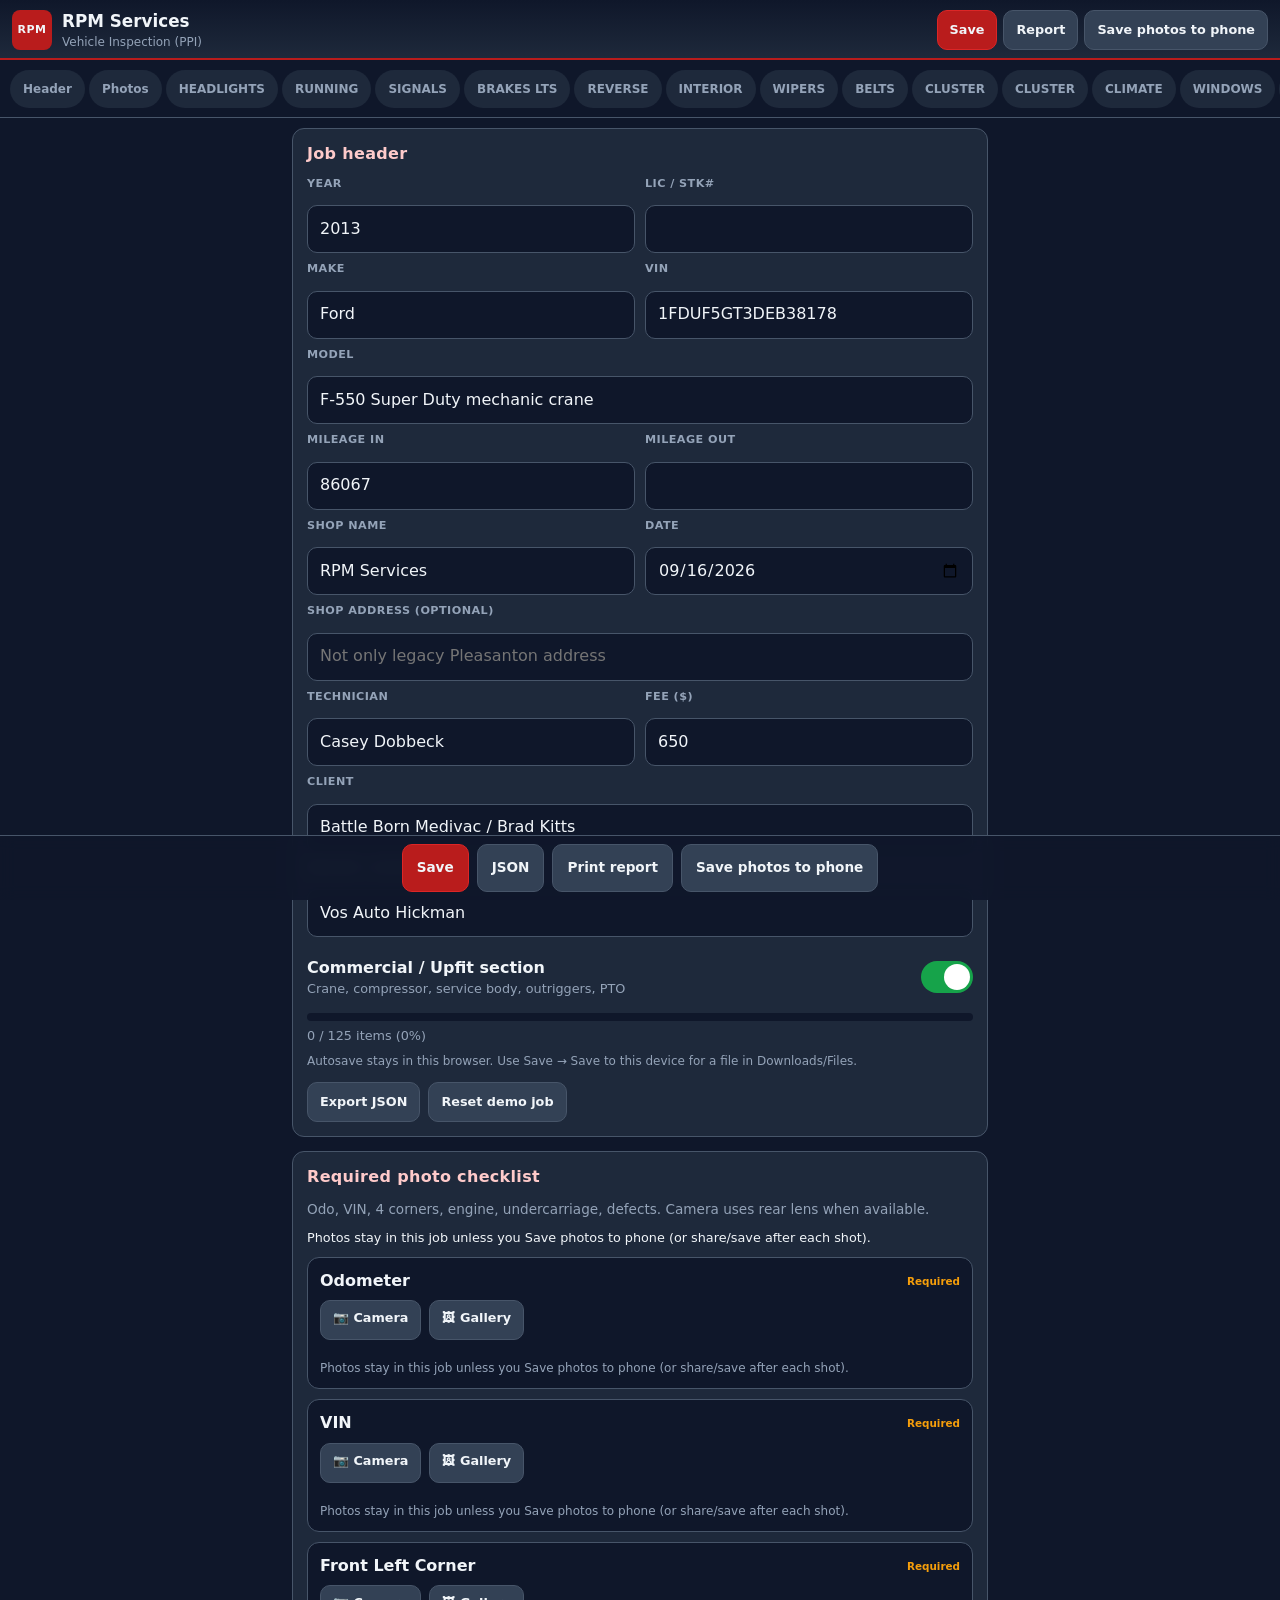
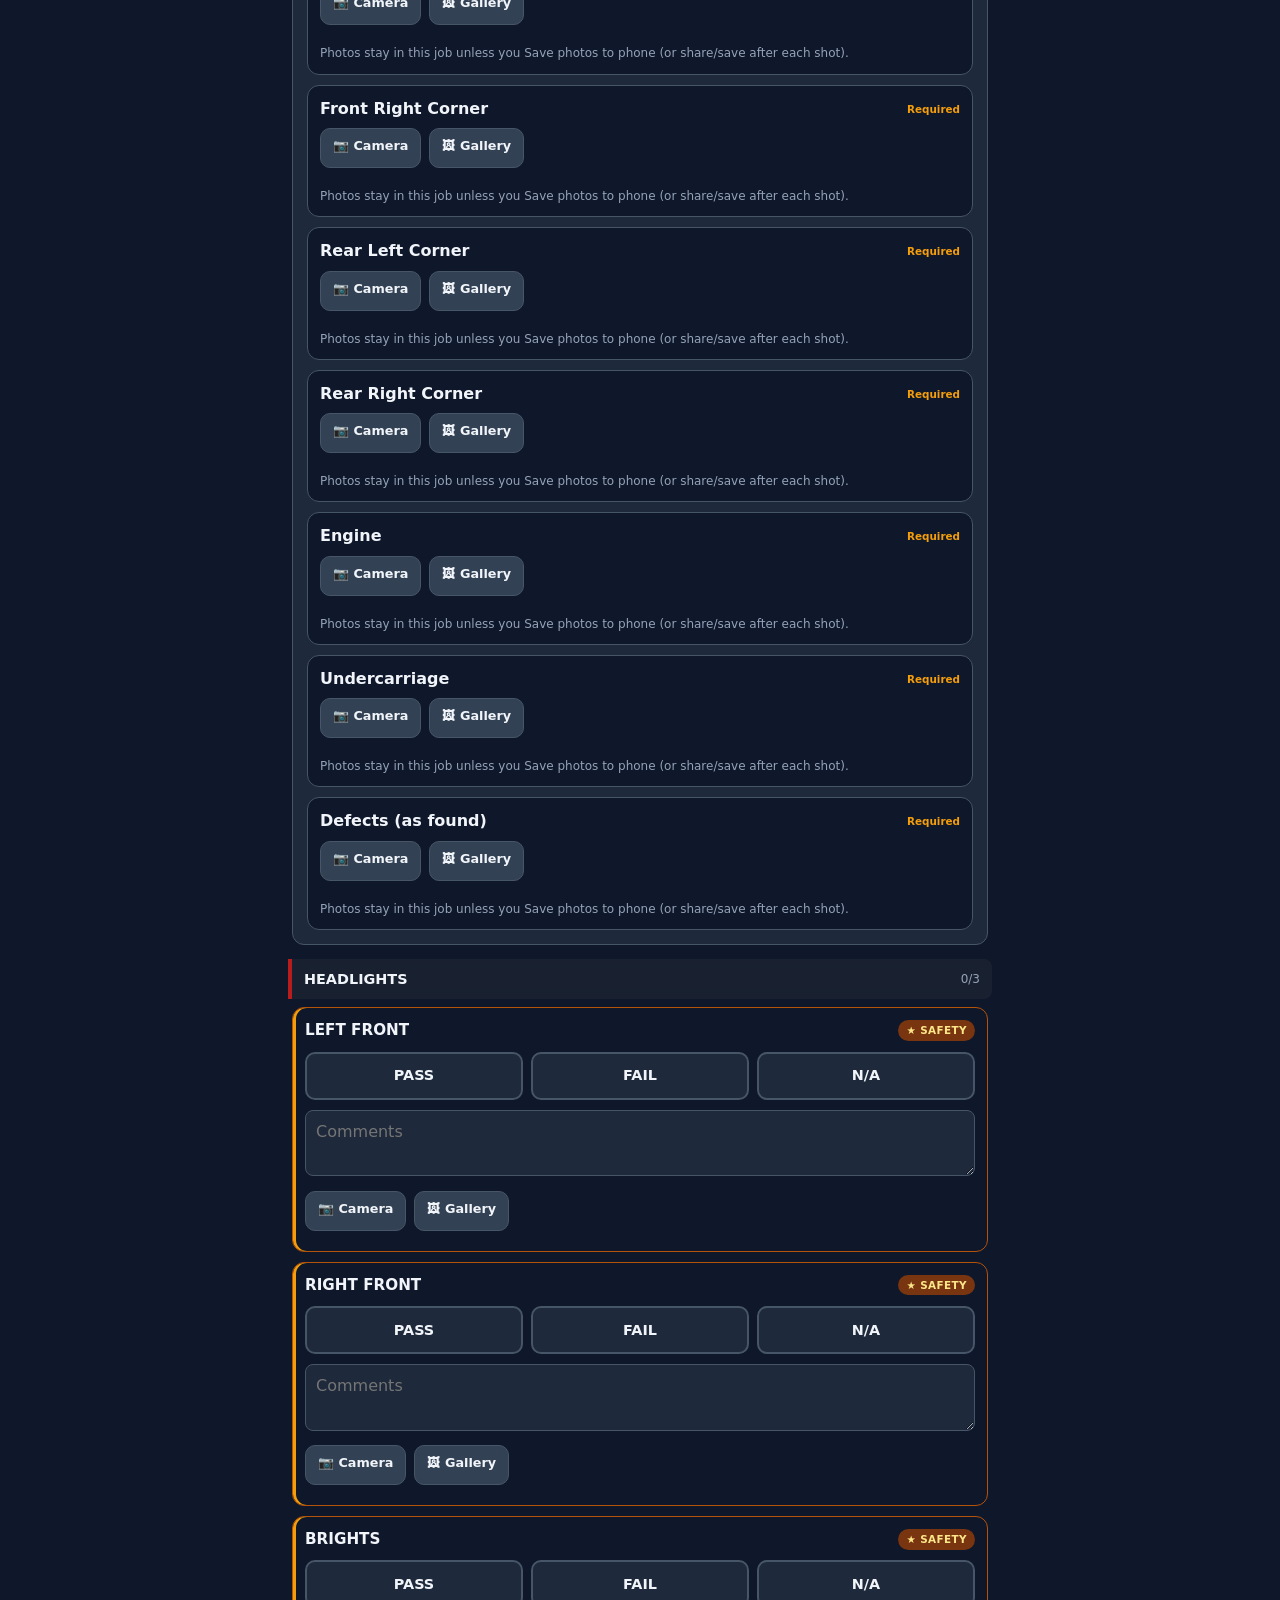
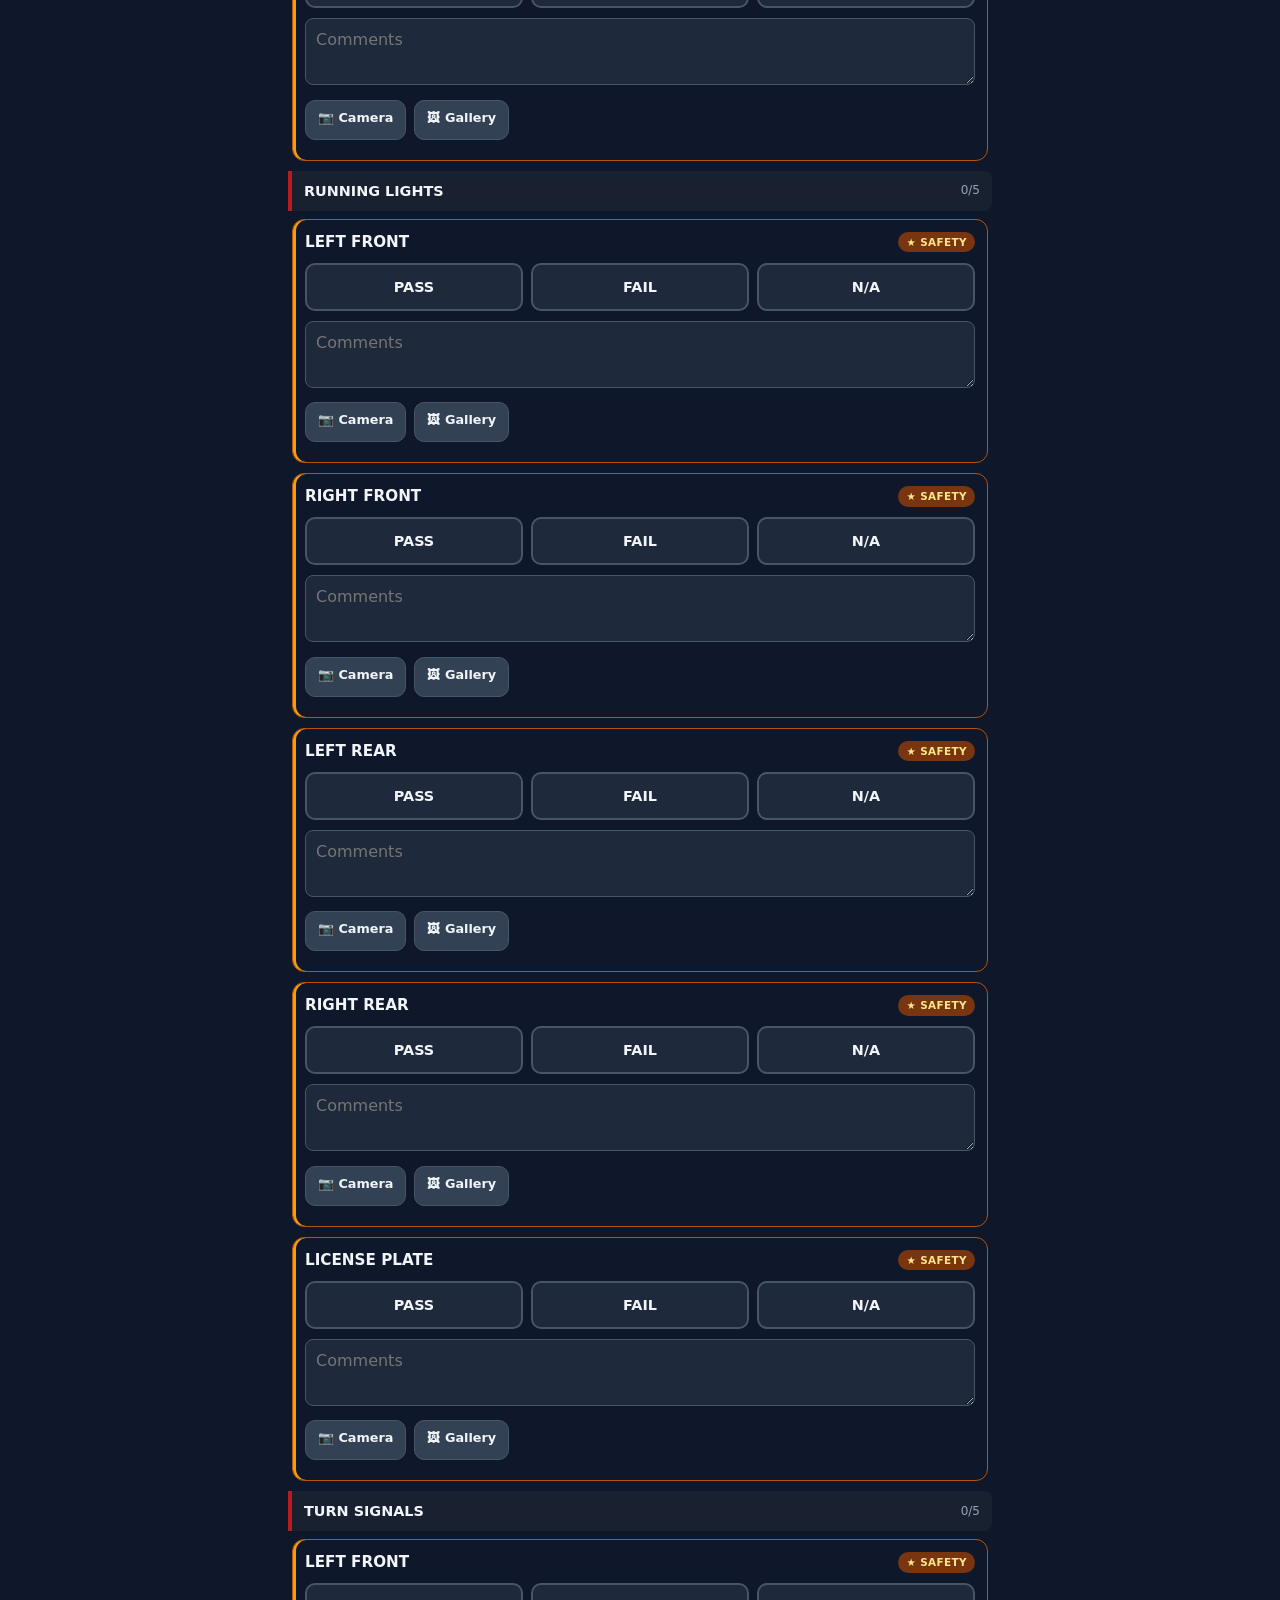
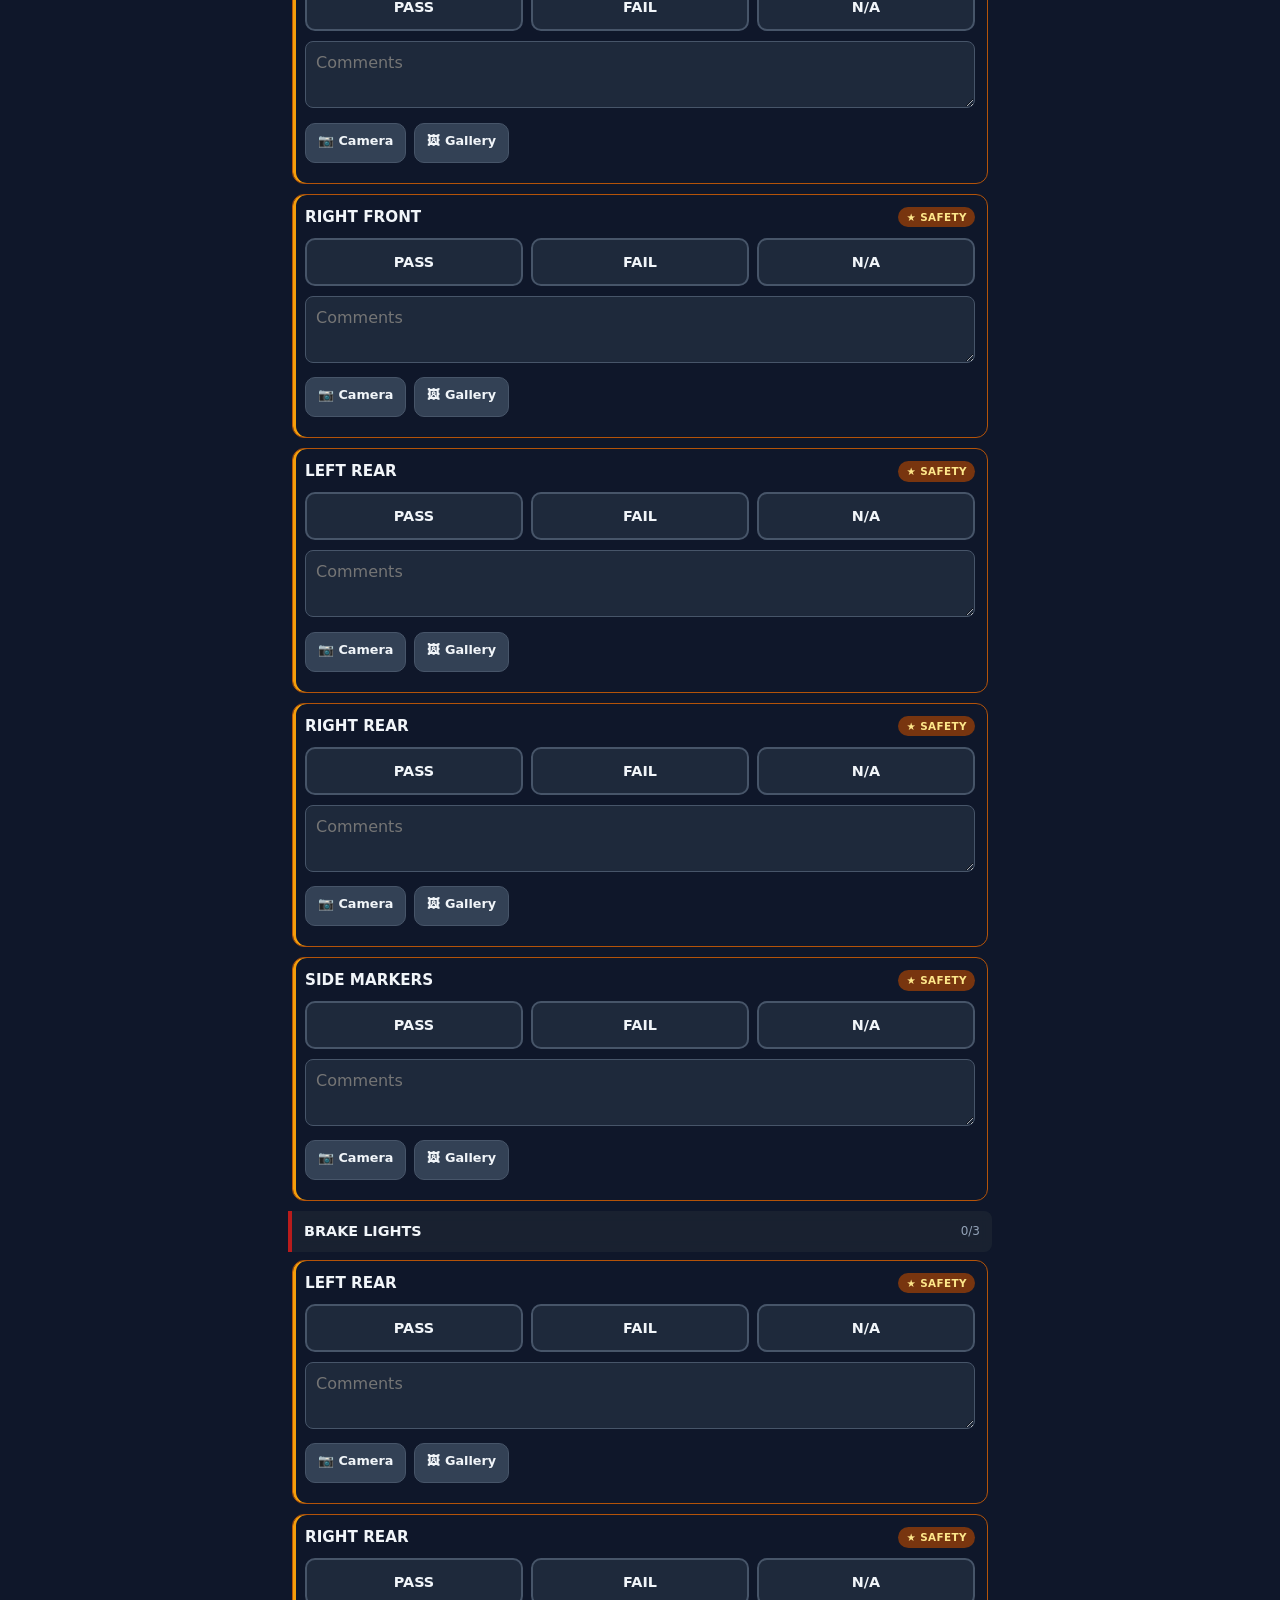
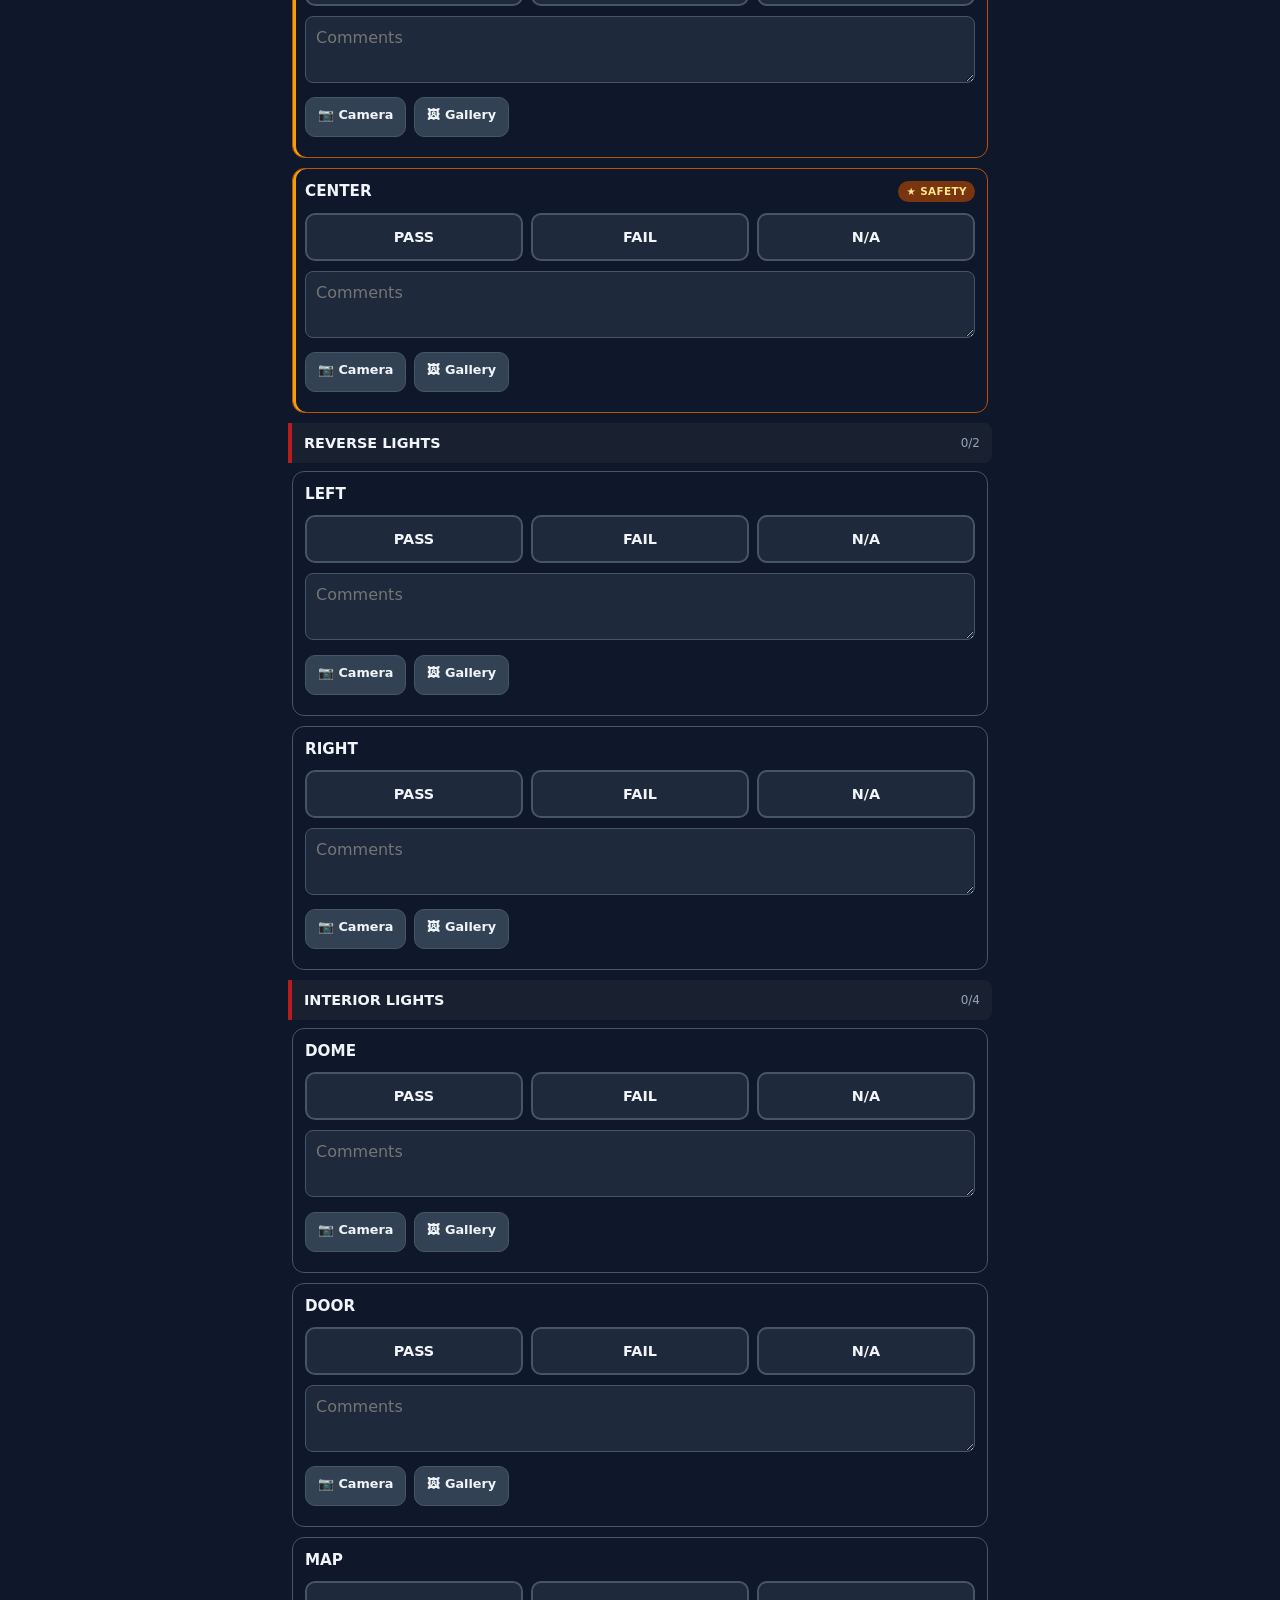
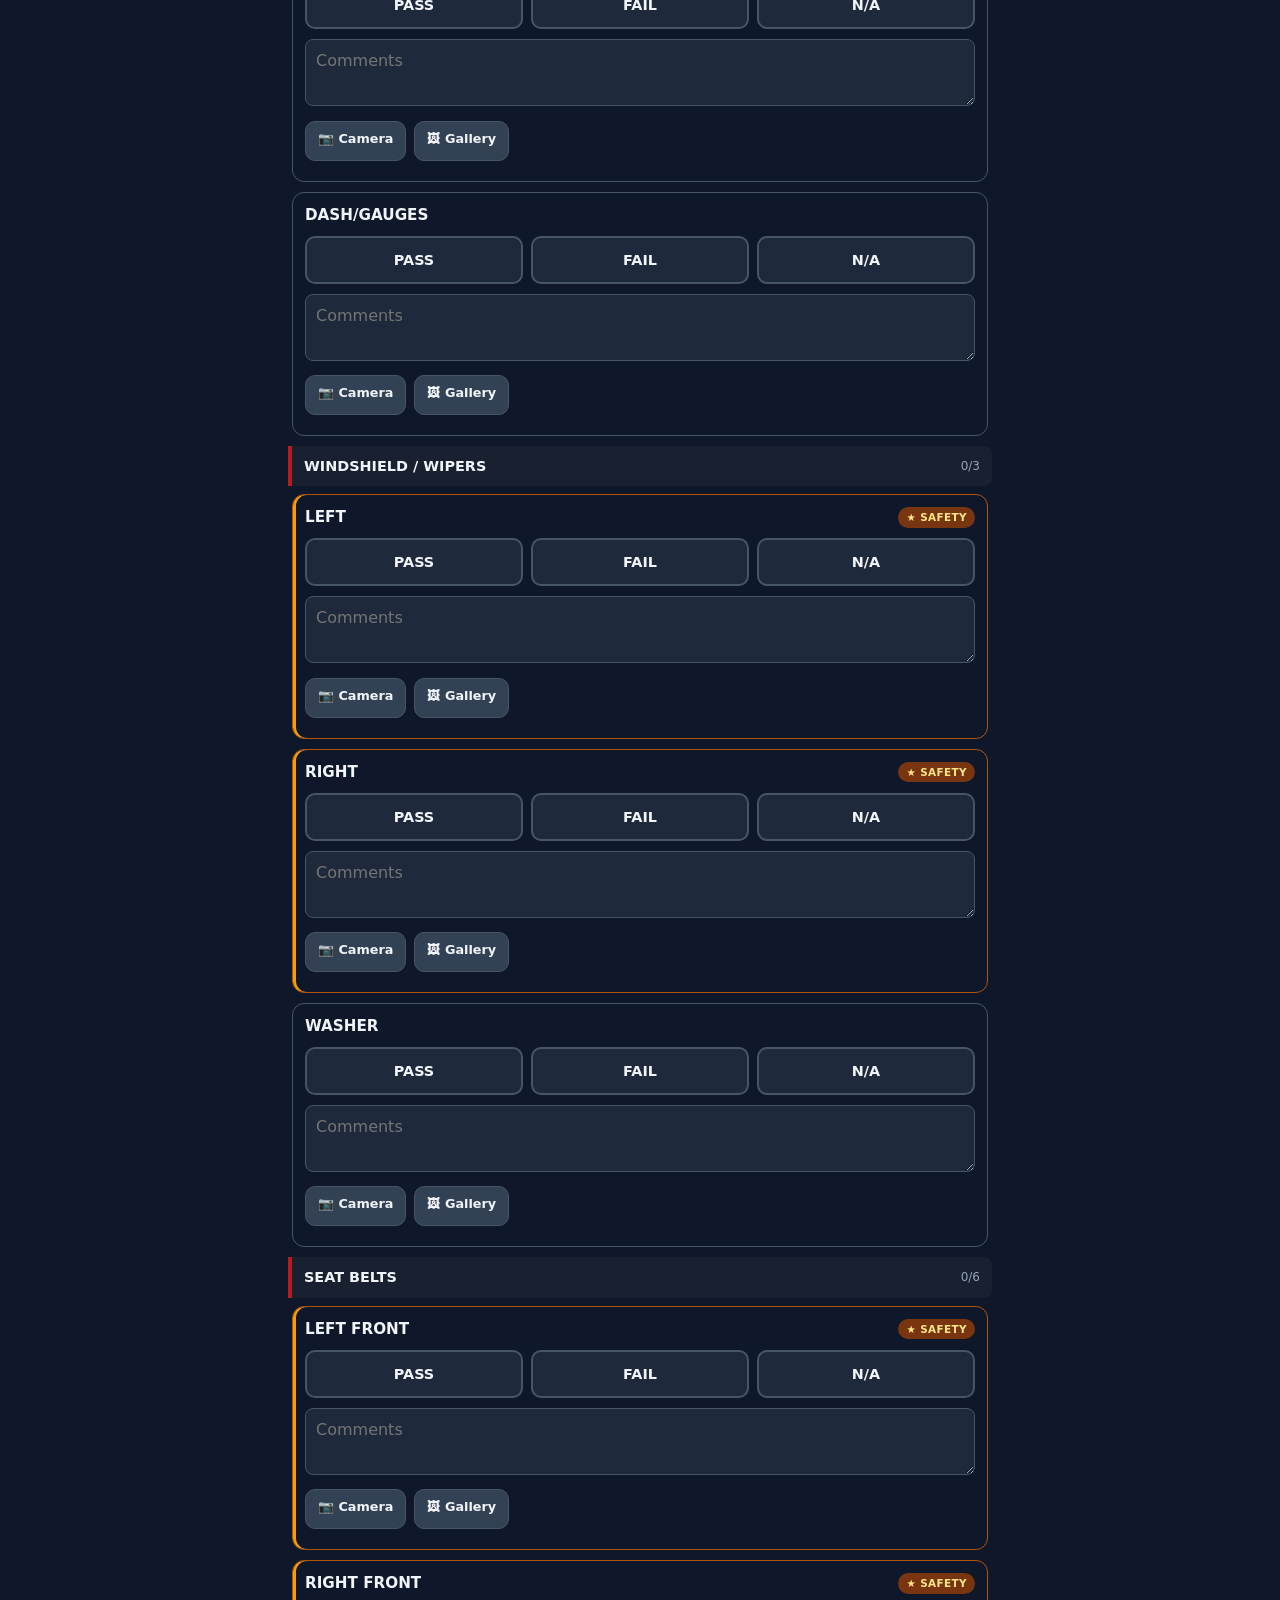
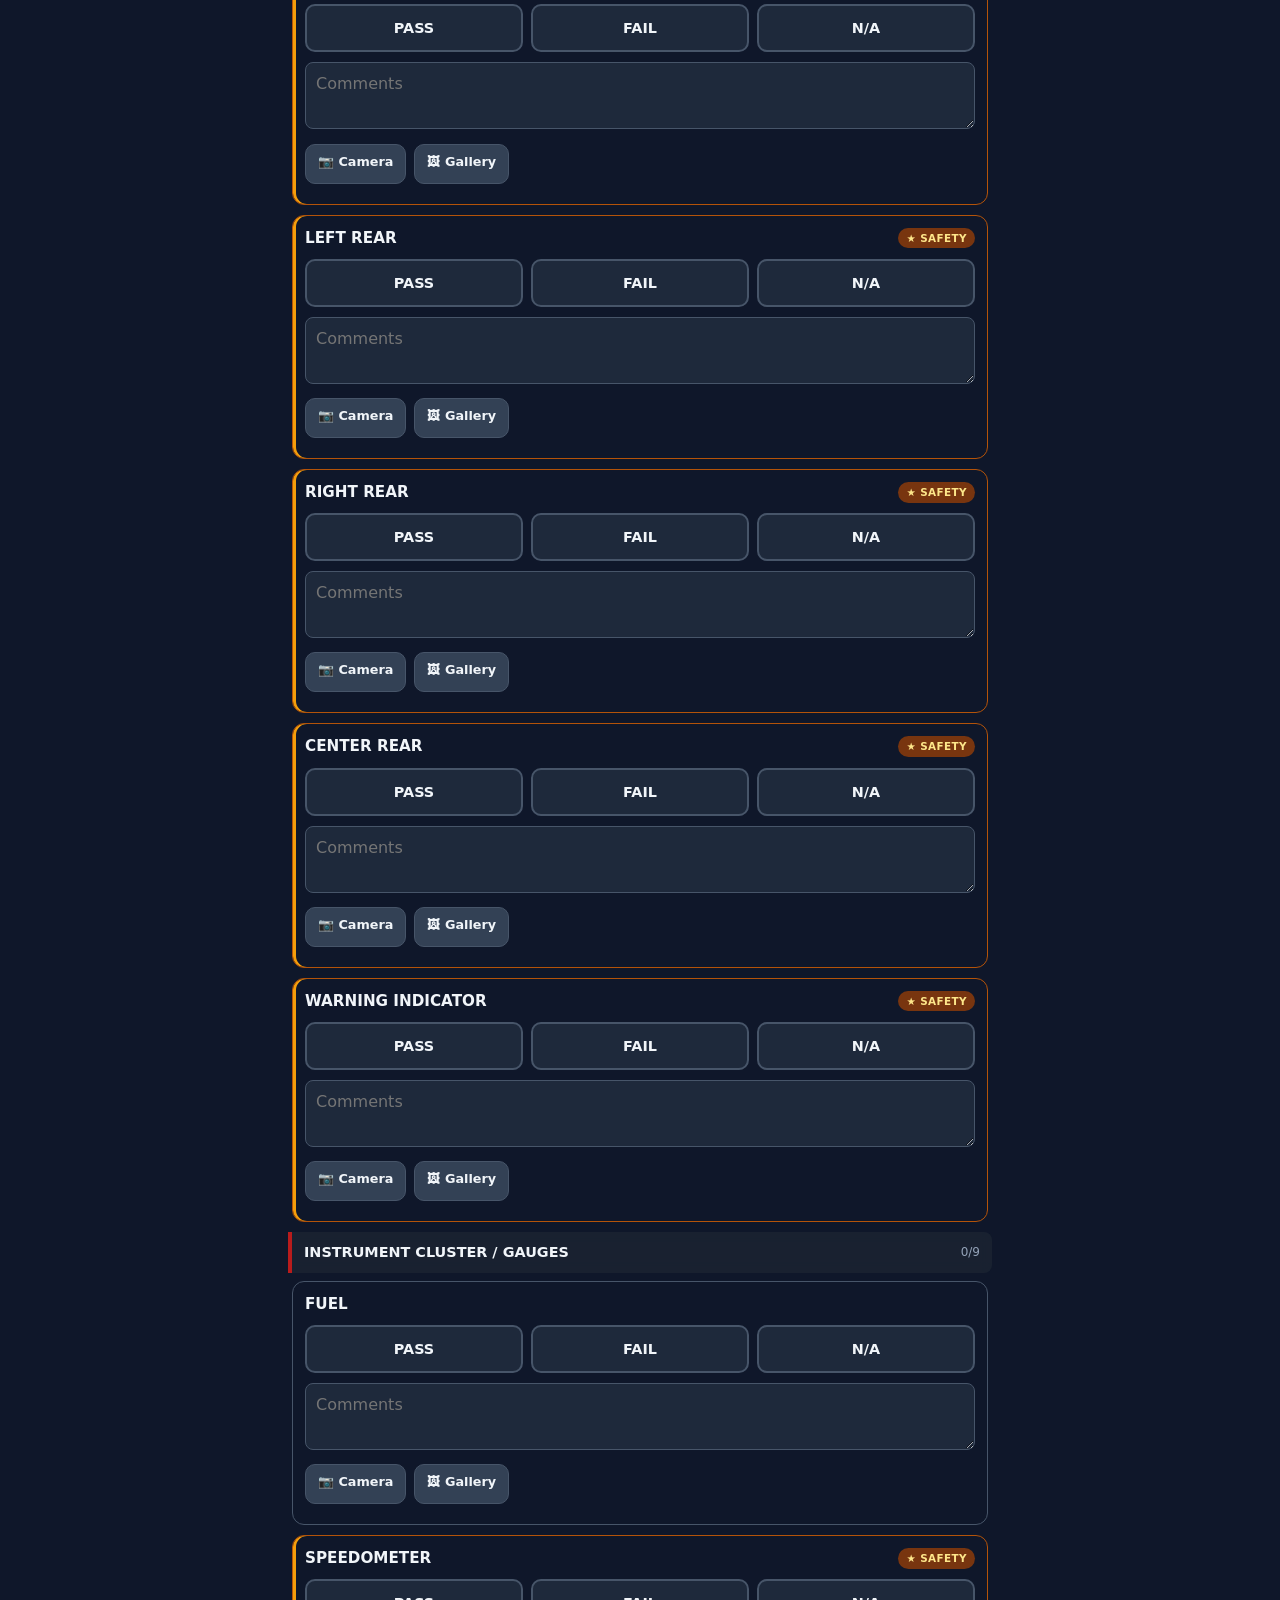
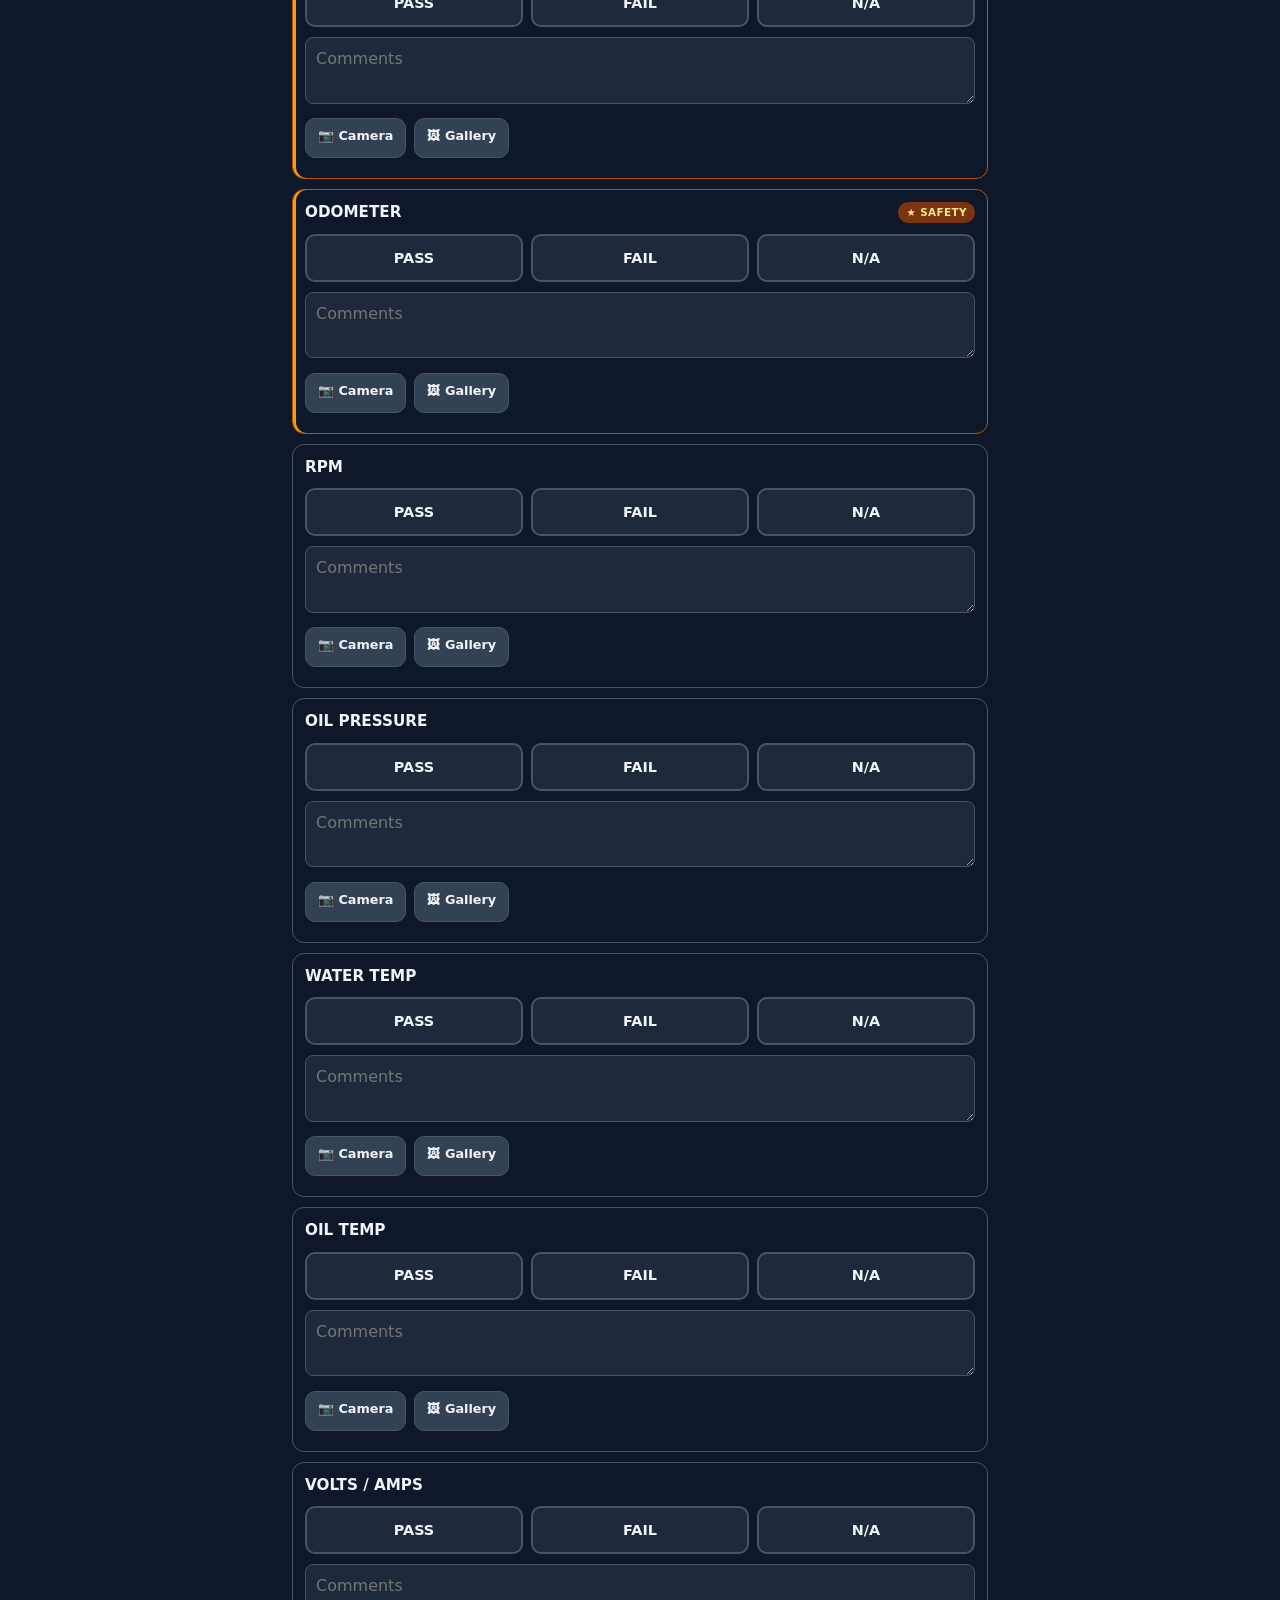
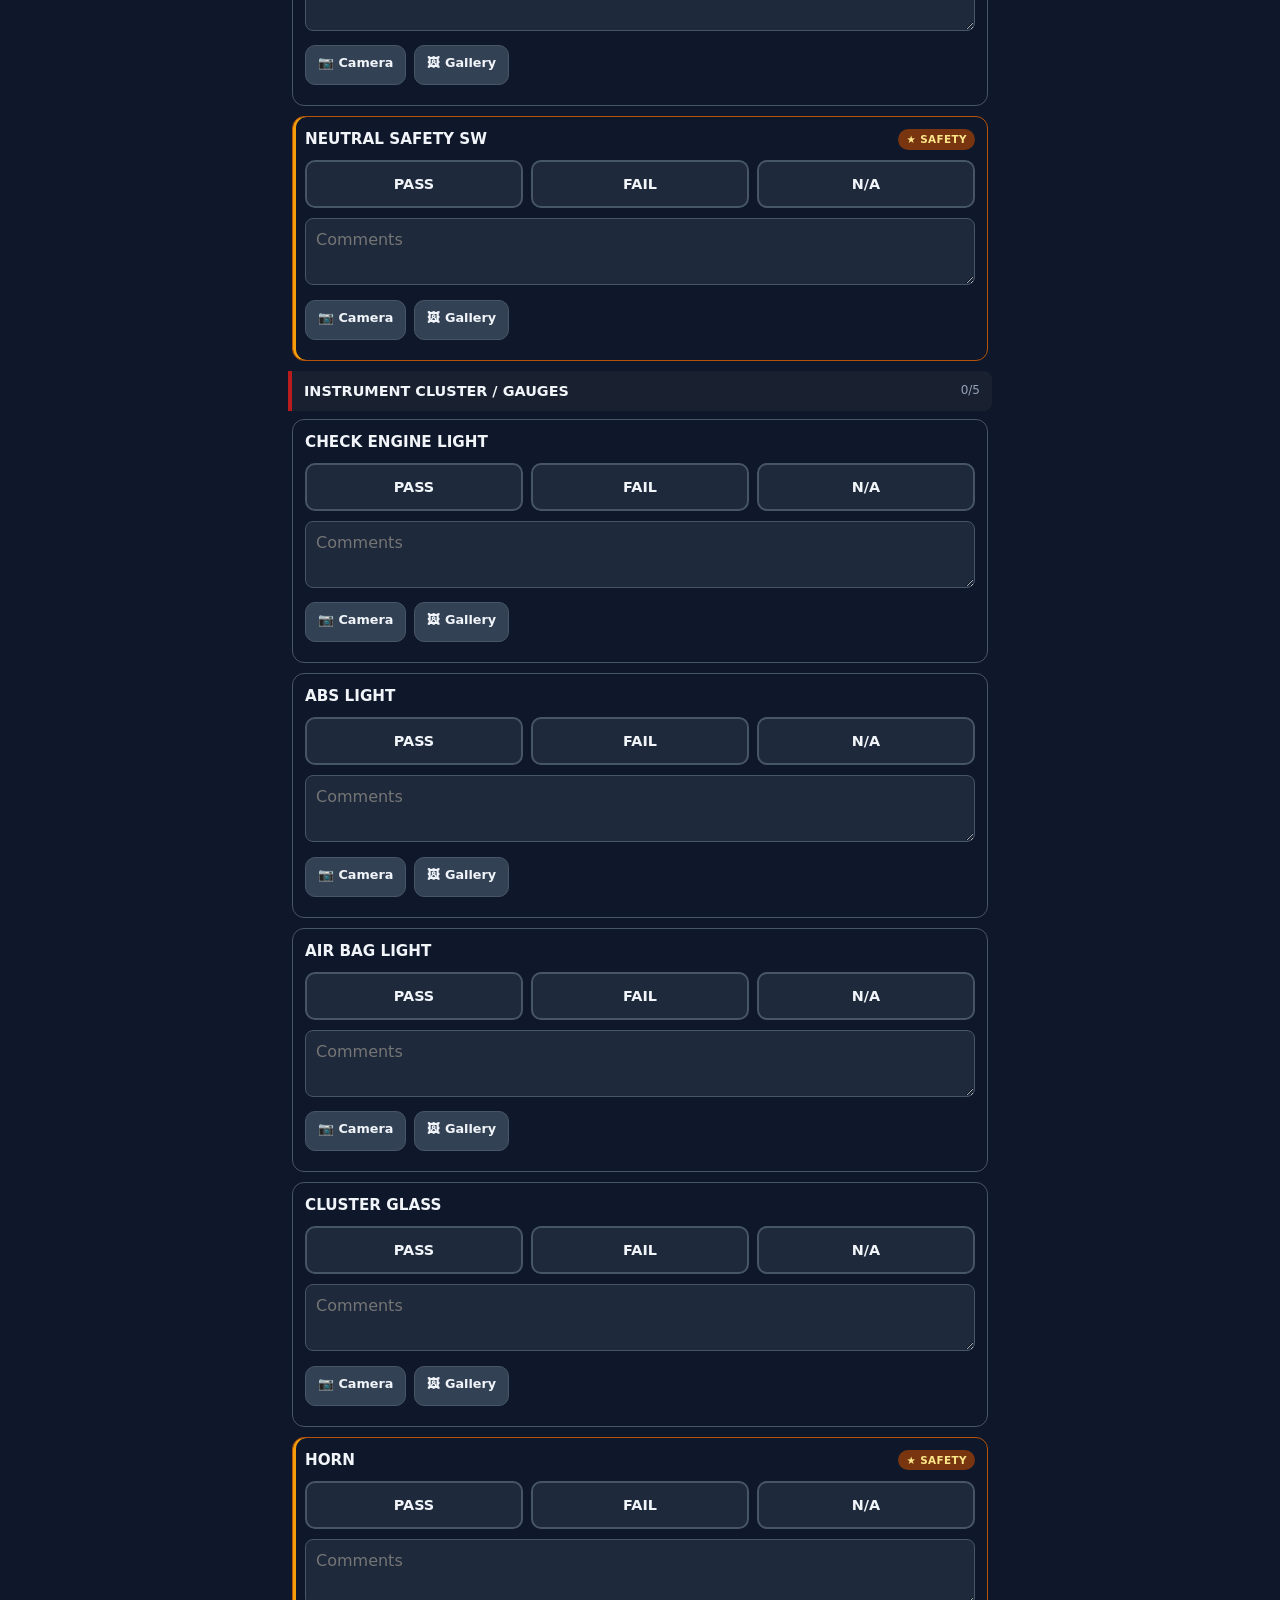
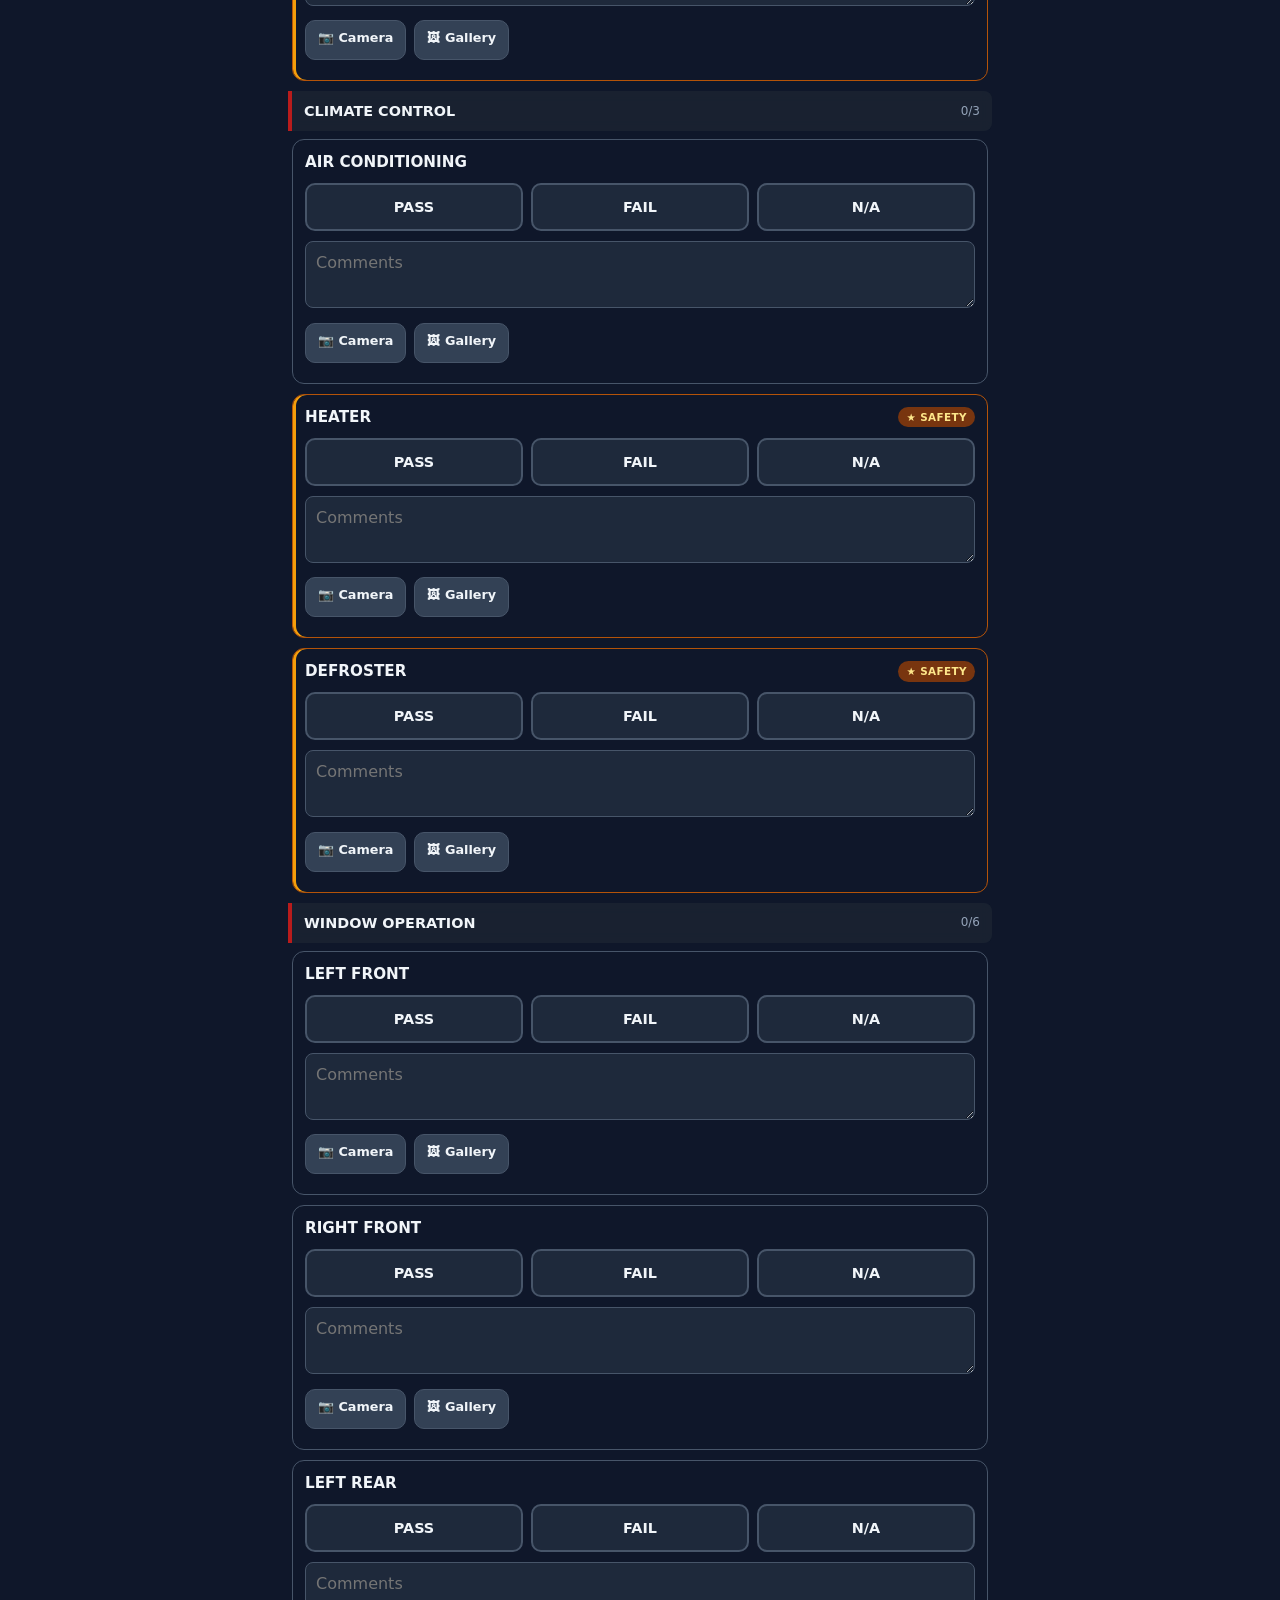
<file: index.html>
<!DOCTYPE html>
<html lang="en">
<head>
  <meta charset="utf-8">
  <meta name="viewport" content="width=device-width, initial-scale=1, viewport-fit=cover">
  <meta name="theme-color" content="#b91c1c">
  <meta name="apple-mobile-web-app-capable" content="yes">
  <meta name="apple-mobile-web-app-status-bar-style" content="black-translucent">
  <meta name="description" content="RPM Services vehicle pre-purchase / safety inspection">
  <link rel="manifest" href="manifest.json?v=7">
  <link rel="icon" href="icon-192.png">
  <link rel="apple-touch-icon" href="icon-192.png">
  <title>RPM Services PPI</title>
  <link rel="stylesheet" href="styles.css?v=7">
</head>
<body>
  <header class="app-header">
    <div class="brand-row">
      <div class="brand-mark">RPM</div>
      <div class="brand-text">
        <h1>RPM Services</h1>
        <p>Vehicle Inspection (PPI)</p>
      </div>
      <div class="header-actions no-print">
        <button type="button" class="btn btn-sm btn-primary" id="btn-save">Save</button>
        <button type="button" class="btn btn-sm" id="btn-report">Report</button>
        <button type="button" class="btn btn-sm" id="btn-save-photos">Save photos to phone</button>
      </div>
    </div>
  </header>

  <nav class="section-nav no-print" id="section-nav" aria-label="Sections"></nav>

  <main class="wrap">
    <section class="card" id="header">
      <h2>Job header</h2>
      <form id="header-form" autocomplete="off">
        <div class="grid-2">
          <div class="field"><label for="f-year">Year</label><input id="f-year" inputmode="numeric"></div>
          <div class="field"><label for="f-lic">LIC / STK#</label><input id="f-lic"></div>
          <div class="field"><label for="f-make">Make</label><input id="f-make"></div>
          <div class="field"><label for="f-vin">VIN</label><input id="f-vin" autocomplete="off"></div>
          <div class="field span-2"><label for="f-model">Model</label><input id="f-model"></div>
          <div class="field"><label for="f-mi-in">Mileage IN</label><input id="f-mi-in" inputmode="numeric"></div>
          <div class="field"><label for="f-mi-out">Mileage OUT</label><input id="f-mi-out" inputmode="numeric"></div>
          <div class="field"><label for="f-shop">Shop name</label><input id="f-shop"></div>
          <div class="field"><label for="f-date">Date</label><input id="f-date" type="date"></div>
          <div class="field span-2"><label for="f-shop-addr">Shop address (optional)</label><input id="f-shop-addr" placeholder="Not only legacy Pleasanton address"></div>
          <div class="field"><label for="f-tech">Technician</label><input id="f-tech"></div>
          <div class="field"><label for="f-fee">Fee ($)</label><input id="f-fee" inputmode="decimal"></div>
          <div class="field span-2"><label for="f-client">Client</label><input id="f-client"></div>
          <div class="field span-2"><label for="f-dealer">Dealer / location</label><input id="f-dealer"></div>
        </div>
        <div class="toggle-row" style="margin-top:12px">
          <div>
            <strong>Commercial / Upfit section</strong>
            <div style="font-size:0.8rem;color:var(--muted)">Crane, compressor, service body, outriggers, PTO</div>
          </div>
          <label class="switch" aria-label="Enable commercial upfit">
            <input type="checkbox" id="f-commercial" checked>
            <span class="slider"></span>
          </label>
        </div>
        <div class="progress-bar" aria-hidden="true"><span id="prog-fill"></span></div>
        <div class="progress-meta">
          <span id="prog-text">0 / 0</span>
          <span id="save-status"></span>
        </div>
        <p class="save-hint no-print">Autosave stays in this browser. Use Save → Save to this device for a file in Downloads/Files.</p>
        <div style="display:flex;flex-wrap:wrap;gap:8px;margin-top:12px" class="no-print">
          <button type="button" class="btn btn-sm" id="btn-export-json">Export JSON</button>
          <button type="button" class="btn btn-sm" id="btn-demo">Reset demo job</button>
        </div>
      </form>
    </section>

    <section class="card" id="photos">
      <h2>Required photo checklist</h2>
      <p style="margin:0 0 10px;font-size:0.85rem;color:var(--muted)">Odo, VIN, 4 corners, engine, undercarriage, defects. Camera uses rear lens when available.</p>
      <p class="muted no-print" style="margin:0 0 10px;font-size:0.8rem">Photos stay in this job unless you Save photos to phone (or share/save after each shot).</p>
      <div class="photo-check-grid" id="photo-checklist"></div>
    </section>

    <div id="checklist"></div>

    <section class="card" id="comments">
      <h2>Technician comments</h2>
      <div class="field">
        <label for="f-tech-comments">Notes</label>
        <textarea id="f-tech-comments" placeholder="Overall notes, road test notes, deferred items…"></textarea>
      </div>
    </section>

    <section class="card" id="disclaimers-card">
      <h2>Disclaimers</h2>
      <ul class="disclaimers" id="disclaimers"></ul>
    </section>

    <section class="card" id="signatures">
      <h2>Signatures</h2>
      <div class="sig-box">
        <div style="display:flex;justify-content:space-between;align-items:center;margin-bottom:8px">
          <strong>Technician signature</strong>
          <button type="button" class="btn btn-sm no-print" id="clr-tech">Clear</button>
        </div>
        <div class="sig-canvas-wrap"><canvas id="sig-tech" width="600" height="120"></canvas></div>
        <div class="field" style="margin-top:8px"><label for="f-tech-sig-date">Date</label><input id="f-tech-sig-date" type="date"></div>
      </div>
      <div class="sig-box">
        <div style="display:flex;justify-content:space-between;align-items:center;margin-bottom:8px">
          <strong>Customer signature</strong>
          <button type="button" class="btn btn-sm no-print" id="clr-cust">Clear</button>
        </div>
        <div class="sig-canvas-wrap"><canvas id="sig-cust" width="600" height="120"></canvas></div>
        <div class="field" style="margin-top:8px"><label for="f-cust-sig-date">Date</label><input id="f-cust-sig-date" type="date"></div>
      </div>
    </section>
  </main>

  <div class="fab-bar no-print">
    <button type="button" class="btn btn-primary" id="btn-fab-save">Save</button>
    <button type="button" class="btn" id="btn-fab-json">JSON</button>
    <button type="button" class="btn" id="btn-fab-report">Print report</button>
    <button type="button" class="btn" id="btn-fab-photos">Save photos to phone</button>
  </div>


  <div class="save-sheet-backdrop no-print" id="save-sheet-backdrop" hidden></div>
  <div class="save-sheet no-print" id="save-sheet" role="dialog" aria-modal="true" aria-labelledby="save-sheet-title" hidden>
    <h3 id="save-sheet-title">Saved in this browser</h3>
    <p class="sheet-hint">Also download a file you can keep in Downloads/Files?</p>
    <div class="sheet-actions">
      <button type="button" class="btn btn-primary" id="btn-save-device">Save file to this device</button>
      <button type="button" class="btn" id="btn-save-html">Also download HTML report</button>
      <button type="button" class="btn btn-ghost" id="btn-save-done">Done / Not now</button>
    </div>
  </div>

  <div class="toast" id="toast" role="status"></div>

  <script src="items-data.js?v=7"></script>
  <script src="app.js?v=7"></script>
</body>
</html>
</file>
<file: styles.css>
:root {
  --bg: #0f172a;
  --bg2: #1e293b;
  --bg3: #334155;
  --card: #1e293b;
  --text: #f1f5f9;
  --muted: #94a3b8;
  --accent: #b91c1c;
  --accent2: #dc2626;
  --pass: #16a34a;
  --pass-bg: #14532d;
  --fail: #dc2626;
  --fail-bg: #7f1d1d;
  --na: #64748b;
  --na-bg: #334155;
  --warn: #f59e0b;
  --border: #475569;
  --radius: 12px;
  --tap: 48px;
  --safe-bottom: env(safe-area-inset-bottom, 0px);
  --nav-h: 52px;
  --font: system-ui, -apple-system, "Segoe UI", Roboto, sans-serif;
}

*, *::before, *::after { box-sizing: border-box; }
html { scroll-behavior: smooth; -webkit-text-size-adjust: 100%; }
body {
  margin: 0;
  font-family: var(--font);
  background: var(--bg);
  color: var(--text);
  line-height: 1.4;
  padding-bottom: calc(80px + var(--safe-bottom));
}
button, input, select, textarea { font: inherit; color: inherit; }
img { max-width: 100%; height: auto; }

.app-header {
  position: sticky;
  top: 0;
  z-index: 100;
  background: linear-gradient(180deg, #0f172a 0%, #1e293b 100%);
  border-bottom: 2px solid var(--accent);
  padding: 10px 12px 8px;
}
.brand-row {
  display: flex;
  align-items: center;
  gap: 10px;
}
.brand-mark {
  width: 40px; height: 40px;
  background: var(--accent);
  border-radius: 8px;
  display: grid; place-items: center;
  font-weight: 800; font-size: 11px; letter-spacing: 0.5px;
  flex-shrink: 0;
}
.brand-text h1 {
  margin: 0; font-size: 1.05rem; font-weight: 700;
}
.brand-text p {
  margin: 0; font-size: 0.75rem; color: var(--muted);
}
.header-actions {
  margin-left: auto;
  display: flex; gap: 6px; flex-wrap: wrap; justify-content: flex-end;
}
.btn {
  min-height: var(--tap);
  min-width: var(--tap);
  padding: 10px 14px;
  border: 1px solid var(--border);
  border-radius: 10px;
  background: var(--bg3);
  color: var(--text);
  cursor: pointer;
  font-weight: 600;
  font-size: 0.85rem;
  touch-action: manipulation;
  -webkit-tap-highlight-color: transparent;
}
.btn:active { transform: scale(0.97); }
.btn-primary { background: var(--accent); border-color: var(--accent2); }
.btn-ghost { background: transparent; }
.btn-sm { min-height: 40px; padding: 8px 12px; font-size: 0.8rem; }
.btn-block { width: 100%; display: block; }

.section-nav {
  position: sticky;
  top: 62px;
  z-index: 90;
  background: var(--bg);
  border-bottom: 1px solid var(--border);
  overflow-x: auto;
  -webkit-overflow-scrolling: touch;
  scrollbar-width: none;
  white-space: nowrap;
  padding: 6px 8px;
}
.section-nav::-webkit-scrollbar { display: none; }
.section-nav a {
  display: inline-block;
  padding: 10px 12px;
  margin: 2px;
  border-radius: 999px;
  background: var(--bg2);
  color: var(--muted);
  text-decoration: none;
  font-size: 0.75rem;
  font-weight: 600;
  border: 1px solid transparent;
}
.section-nav a.active,
.section-nav a:hover {
  color: var(--text);
  border-color: var(--accent);
  background: #3f1d1d;
}

.wrap { max-width: 720px; margin: 0 auto; padding: 12px; }

.card {
  background: var(--card);
  border: 1px solid var(--border);
  border-radius: var(--radius);
  padding: 14px;
  margin-bottom: 14px;
}
.card h2 {
  margin: 0 0 12px;
  font-size: 1rem;
  color: #fecaca;
  letter-spacing: 0.02em;
}
.card h3 {
  margin: 0 0 10px;
  font-size: 0.95rem;
}

.grid-2 {
  display: grid;
  grid-template-columns: repeat(2, minmax(0, 1fr));
  gap: 10px;
  align-items: start;
}
@media (max-width: 480px) {
  .grid-2 { grid-template-columns: 1fr; }
}
.grid-2 .span-2 { grid-column: 1 / -1; }

.field {
  min-width: 0;
  width: 100%;
}
.field label {
  display: block;
  font-size: 0.7rem;
  text-transform: uppercase;
  letter-spacing: 0.04em;
  color: var(--muted);
  margin-bottom: 4px;
  font-weight: 600;
  min-height: 2.1em;
  line-height: 1.05;
}
.field input, .field select, .field textarea {
  width: 100%;
  min-width: 0;
  min-height: var(--tap);
  padding: 10px 12px;
  border-radius: 10px;
  border: 1px solid var(--border);
  background: var(--bg);
  outline: none;
}
.field input:focus, .field textarea:focus {
  border-color: var(--accent2);
  box-shadow: 0 0 0 2px rgba(185,28,28,0.25);
}
.field textarea { min-height: 88px; resize: vertical; }

.progress-bar {
  height: 8px;
  background: var(--bg);
  border-radius: 999px;
  overflow: hidden;
  margin-top: 8px;
}
.progress-bar > span {
  display: block;
  height: 100%;
  background: linear-gradient(90deg, var(--accent), var(--pass));
  width: 0%;
  transition: width 0.2s;
}
.progress-meta {
  display: flex;
  justify-content: space-between;
  font-size: 0.8rem;
  color: var(--muted);
  margin-top: 6px;
}

.insp-section { scroll-margin-top: 120px; }
.insp-section > .sec-title {
  position: sticky;
  top: 114px;
  z-index: 50;
  background: #1a2332ee;
  backdrop-filter: blur(6px);
  padding: 10px 12px;
  margin: 0 -4px 8px;
  border-left: 4px solid var(--accent);
  border-radius: 0 8px 8px 0;
  font-size: 0.9rem;
  font-weight: 700;
  display: flex;
  align-items: center;
  justify-content: space-between;
  gap: 8px;
}
.sec-count { font-size: 0.75rem; color: var(--muted); font-weight: 500; }

.item {
  background: var(--bg);
  border: 1px solid var(--border);
  border-radius: var(--radius);
  padding: 12px;
  margin-bottom: 10px;
}
.item.safety {
  border-color: #b45309;
  box-shadow: inset 3px 0 0 var(--warn);
}
.item-top {
  display: flex;
  align-items: flex-start;
  justify-content: space-between;
  gap: 8px;
  margin-bottom: 10px;
}
.item-label {
  font-weight: 700;
  font-size: 0.95rem;
}
.safety-badge {
  display: inline-flex;
  align-items: center;
  gap: 4px;
  background: #78350f;
  color: #fde68a;
  font-size: 0.65rem;
  font-weight: 800;
  padding: 3px 8px;
  border-radius: 999px;
  letter-spacing: 0.04em;
  flex-shrink: 0;
}

.result-row {
  display: grid;
  grid-template-columns: repeat(3, minmax(0, 1fr));
  gap: 8px;
  margin-bottom: 10px;
}
.result-btn {
  min-height: var(--tap);
  border-radius: 10px;
  border: 2px solid var(--border);
  background: var(--bg2);
  font-weight: 800;
  font-size: 0.9rem;
  cursor: pointer;
  touch-action: manipulation;
}
.result-btn.pass.active {
  background: var(--pass-bg);
  border-color: var(--pass);
  color: #bbf7d0;
}
.result-btn.fail.active {
  background: var(--fail-bg);
  border-color: var(--fail);
  color: #fecaca;
}
.result-btn.na.active {
  background: var(--na-bg);
  border-color: #94a3b8;
  color: #e2e8f0;
}

.item-comment {
  width: 100%;
  min-height: 44px;
  padding: 10px;
  border-radius: 8px;
  border: 1px solid var(--border);
  background: var(--bg2);
  margin-bottom: 8px;
}

.photo-row {
  display: flex;
  flex-wrap: wrap;
  gap: 8px;
  align-items: center;
}
.photo-thumbs {
  display: flex;
  flex-wrap: wrap;
  gap: 8px;
  width: 100%;
}
.photo-thumb {
  position: relative;
  width: 72px; height: 72px;
  border-radius: 8px;
  overflow: hidden;
  border: 1px solid var(--border);
}
.photo-thumb img {
  width: 100%; height: 100%; object-fit: cover;
}
.photo-thumb .rm {
  position: absolute;
  top: 2px; right: 2px;
  width: 28px; height: 28px;
  border: none;
  border-radius: 50%;
  background: rgba(0,0,0,0.7);
  color: #fff;
  font-size: 14px;
  cursor: pointer;
}
.file-btn {
  position: relative;
  overflow: hidden;
}
.file-btn input[type=file] {
  position: absolute;
  inset: 0;
  opacity: 0;
  cursor: pointer;
}

.photo-check-grid {
  display: grid;
  gap: 10px;
}
.photo-check-item {
  background: var(--bg);
  border: 1px solid var(--border);
  border-radius: var(--radius);
  padding: 12px;
}
.photo-check-item.done { border-color: var(--pass); }
.photo-check-item .label-row {
  display: flex;
  justify-content: space-between;
  align-items: center;
  margin-bottom: 8px;
  font-weight: 700;
}
.req-tag {
  font-size: 0.65rem;
  color: var(--warn);
  font-weight: 700;
}

.toggle-row {
  display: flex;
  align-items: center;
  justify-content: space-between;
  gap: 12px;
  padding: 8px 0;
}
.switch {
  position: relative;
  width: 52px; height: 32px;
  flex-shrink: 0;
}
.switch input { opacity: 0; width: 0; height: 0; }
.slider {
  position: absolute; inset: 0;
  background: var(--bg3);
  border-radius: 999px;
  cursor: pointer;
  transition: 0.2s;
}
.slider::before {
  content: '';
  position: absolute;
  width: 26px; height: 26px;
  left: 3px; bottom: 3px;
  background: white;
  border-radius: 50%;
  transition: 0.2s;
}
.switch input:checked + .slider { background: var(--pass); }
.switch input:checked + .slider::before { transform: translateX(20px); }

.disclaimers {
  font-size: 0.8rem;
  color: #fde68a;
  background: #422006;
  border: 1px solid #b45309;
  border-radius: var(--radius);
  padding: 12px;
}
.disclaimers li { margin-bottom: 6px; }

.sig-box {
  border: 1px dashed var(--border);
  border-radius: var(--radius);
  padding: 12px;
  margin-bottom: 10px;
  background: var(--bg);
}
.sig-canvas-wrap {
  background: #fff;
  border-radius: 8px;
  overflow: hidden;
  touch-action: none;
}
.sig-canvas-wrap canvas {
  width: 100%;
  height: 120px;
  display: block;
  cursor: crosshair;
}

.fab-bar {
  position: fixed;
  left: 0; right: 0; bottom: 0;
  z-index: 120;
  background: #0f172aee;
  backdrop-filter: blur(8px);
  border-top: 1px solid var(--border);
  padding: 8px 10px calc(8px + var(--safe-bottom));
  display: flex;
  gap: 8px;
  justify-content: center;
  flex-wrap: wrap;
}


.save-hint {
  margin: 8px 0 0;
  font-size: 0.75rem;
  color: var(--muted);
  line-height: 1.35;
}

.save-sheet-backdrop {
  position: fixed;
  inset: 0;
  z-index: 150;
  background: rgba(2, 6, 23, 0.55);
  opacity: 0;
  pointer-events: none;
  transition: opacity 0.2s;
}
.save-sheet-backdrop.show {
  opacity: 1;
  pointer-events: auto;
}
.save-sheet {
  position: fixed;
  left: 0; right: 0; bottom: 0;
  z-index: 160;
  background: var(--bg2);
  border-top: 1px solid var(--border);
  border-radius: 16px 16px 0 0;
  padding: 16px 14px calc(16px + var(--safe-bottom));
  transform: translateY(110%);
  transition: transform 0.25s ease;
  max-width: 520px;
  margin: 0 auto;
  box-shadow: 0 -8px 32px rgba(0,0,0,0.4);
}
.save-sheet.show { transform: translateY(0); }
.save-sheet h3 {
  margin: 0 0 6px;
  font-size: 1rem;
}
.save-sheet .sheet-hint {
  margin: 0 0 14px;
  font-size: 0.8rem;
  color: var(--muted);
  line-height: 1.35;
}
.save-sheet .sheet-actions {
  display: flex;
  flex-direction: column;
  gap: 8px;
}
.save-sheet .sheet-actions .btn { width: 100%; }

.toast {
  position: fixed;
  left: 50%;
  bottom: calc(90px + var(--safe-bottom));
  transform: translateX(-50%) translateY(20px);
  background: #064e3b;
  color: #a7f3d0;
  padding: 10px 16px;
  border-radius: 999px;
  font-weight: 600;
  font-size: 0.85rem;
  opacity: 0;
  pointer-events: none;
  transition: 0.25s;
  z-index: 200;
  max-width: 90vw;
  text-align: center;
}
.toast.show { opacity: 1; transform: translateX(-50%) translateY(0); }
.toast.err { background: #7f1d1d; color: #fecaca; }

.hidden { display: none !important; }

/* Print / report */
@media print {
  body {
    background: #fff;
    color: #111;
    padding: 0;
  }
  .app-header, .section-nav, .fab-bar, .toast, .save-sheet, .save-sheet-backdrop, .no-print,
  .file-btn, .result-btn:not(.active), .photo-row .btn, .rm {
    display: none !important;
  }
  .card, .item, .insp-section > .sec-title {
    break-inside: avoid;
    background: #fff;
    color: #111;
    border-color: #ccc;
    box-shadow: none;
    position: static !important;
  }
  .item.safety { border-left: 3px solid #b45309; }
  .result-btn.active {
    display: inline-block !important;
    border: 2px solid #111;
    padding: 4px 10px;
    min-height: auto;
  }
  .photo-thumb { width: 140px; height: 140px; }
  .wrap { max-width: none; padding: 0; }
  a { color: #111; text-decoration: none; }
}

.report-only { display: none; }
body.printing .report-only { display: block; }
body.printing .screen-only { display: none !important; }

.photo-device-hint{flex-basis:100%;margin:4px 0 0;font-size:0.75rem;color:var(--muted);line-height:1.35}
</file>
